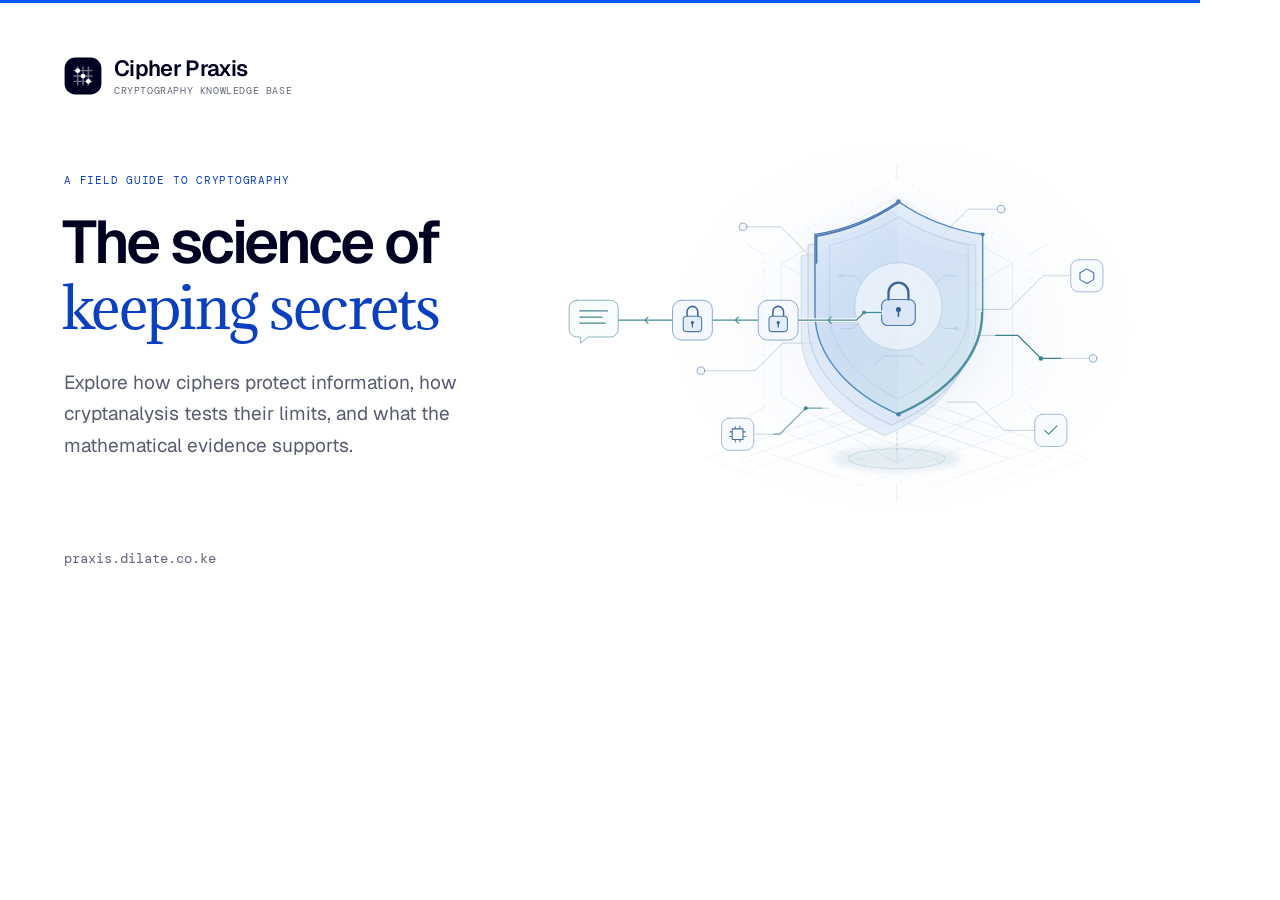
<file: scripts/og-card.html>
<!doctype html>
<!-- Source of static/og.png: render at 1200 × 630 CSS pixels with device scale 2.
     The illustration is shared with the overview. Use a headless browser for export. -->
<html lang="en">
<head>
  <meta charset="utf-8">
  <link rel="stylesheet" href="https://fonts.googleapis.com/css2?family=Geist:wght@400;500;600&family=Adamina&family=DM+Mono:wght@400;500&display=swap">
  <style>
    * { box-sizing: border-box; }
    html, body { margin: 0; width: 1200px; height: 630px; overflow: hidden; }
    body { font-family: "Geist", system-ui, sans-serif; color: #000020; background: #fff; -webkit-font-smoothing: antialiased; }
    .card { position: relative; width: 1200px; height: 630px; border-top: 3px solid #0454ff; }
    .brand { position: absolute; left: 64px; top: 52px; display: flex; align-items: center; gap: 12px; }
    .brand strong { display: block; font-size: 22px; font-weight: 600; letter-spacing: -.03em; line-height: 1.2; }
    .brand small { display: block; margin-top: 3px; color: #626779; font-family: "DM Mono", monospace; font-size: 10px; letter-spacing: .06em; text-transform: uppercase; }
    .eyebrow { position: absolute; left: 64px; top: 159px; color: #0a3fbf; font-family: "DM Mono", monospace; font-size: 11px; letter-spacing: .07em; text-transform: uppercase; }
    h1 { position: absolute; left: 62px; top: 206px; margin: 0; font-size: 60px; font-weight: 600; line-height: 1.1; letter-spacing: -.04em; }
    h1 em { font-family: "Adamina", Georgia, serif; font-size: 56px; font-style: normal; font-weight: 400; color: #0a3fbf; letter-spacing: -.03em; }
    .lede { position: absolute; left: 64px; top: 364px; width: 493px; margin: 0; font-size: 19px; line-height: 1.65; color: #565b6e; }
    .url { position: absolute; left: 64px; bottom: 49px; font-family: "DM Mono", monospace; font-size: 14px; color: #626779; }
    .visual { position: absolute; right: 58px; top: 135px; width: 579px; height: auto; }
  </style>
</head>
<body>
  <div class="card">
    <div class="brand"><img src="../static/favicon.svg" width="38" height="38" alt=""><div><strong>Cipher Praxis</strong><small>Cryptography knowledge base</small></div></div>
    <p class="eyebrow">A field guide to cryptography</p>
    <h1>The science of<br><em>keeping secrets</em></h1>
    <p class="lede">Explore how ciphers protect information, how cryptanalysis tests their limits, and what the mathematical evidence supports.</p>
    <p class="url">praxis.dilate.co.ke</p>
    <img class="visual" src="../static/security-hero.svg" alt="A security shield connects through smaller locks to a message.">
  </div>
</body>
</html>
</file>
